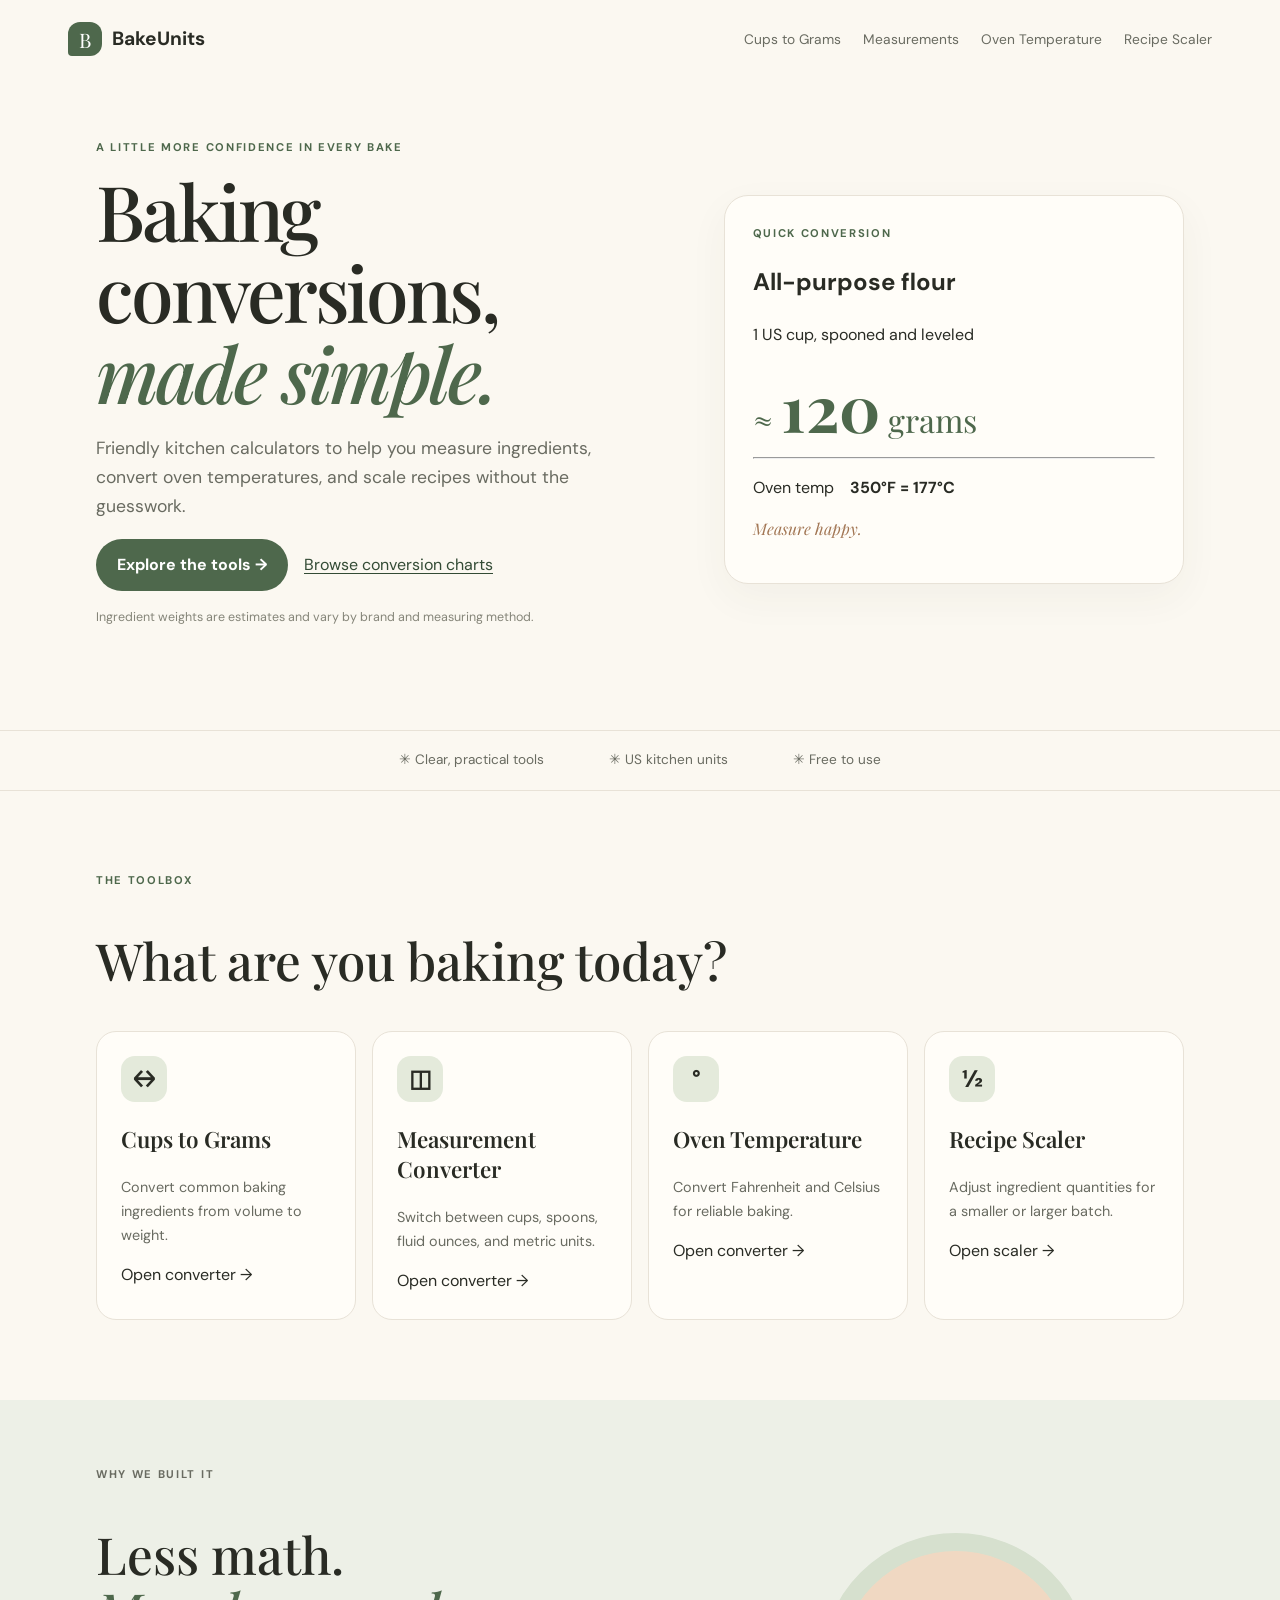
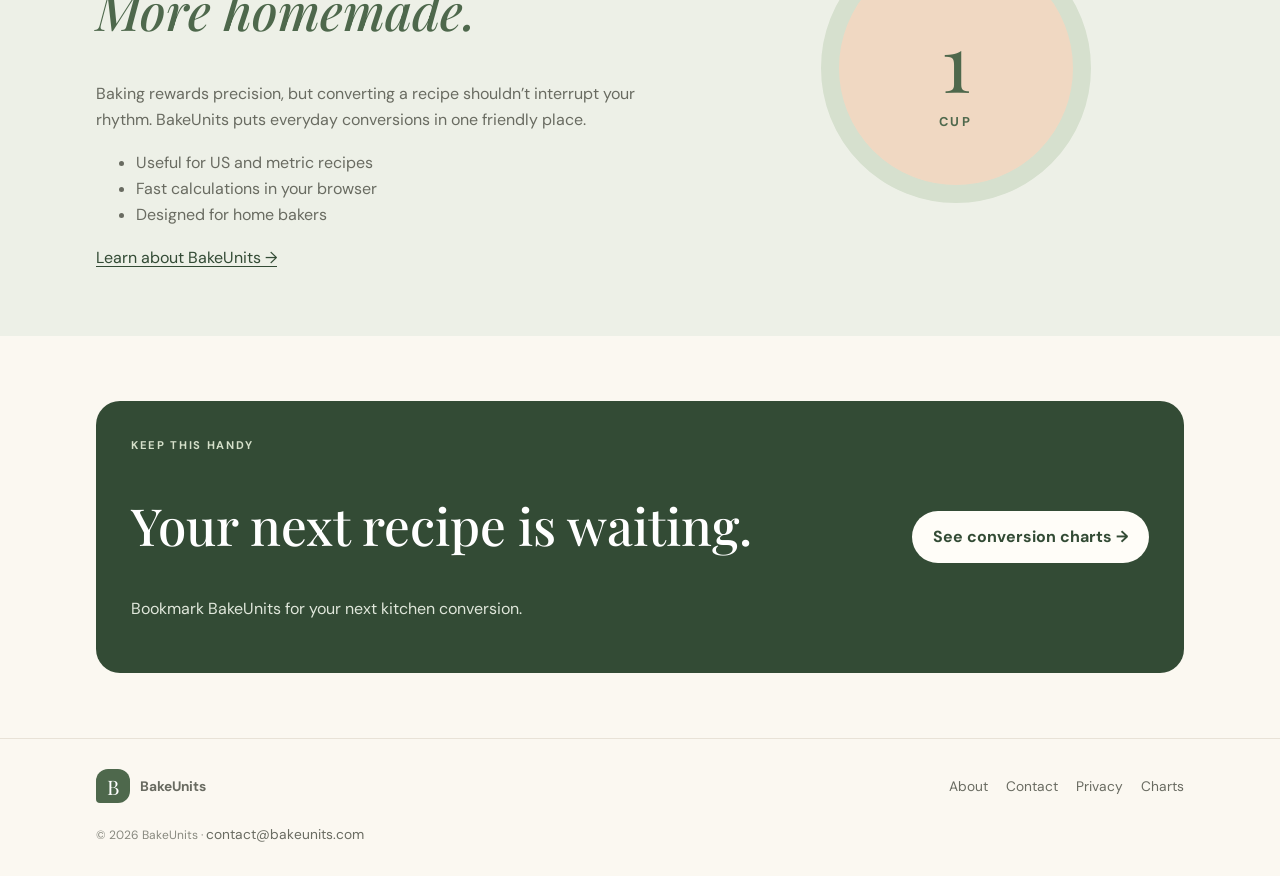
<file: index.html>
<!doctype html><html lang="en"><head><meta charset="utf-8"><meta name="viewport" content="width=device-width,initial-scale=1"><title>Free Kitchen & Baking Converters | BakeUnits</title><meta name="description" content="Convert cups to grams by ingredient, kitchen measurements, oven temperatures, and recipe quantities with free BakeUnits tools."><link rel="canonical" href="https://bakeunits.com/"><link rel="stylesheet" href="styles.css"><script defer src="app.js"></script></head><body><header class="header"><a class="brand" href="index.html"><span class="logo">B</span>BakeUnits</a><nav><a href="cups-to-grams.html">Cups to Grams</a><a href="measurement-converter.html">Measurements</a><a href="temperature-converter.html">Oven Temperature</a><a href="recipe-scaler.html">Recipe Scaler</a></nav></header><main class="">
<section class="hero"><div><p class="eyebrow">A LITTLE MORE CONFIDENCE IN EVERY BAKE</p><h1>Baking conversions,<br><em>made simple.</em></h1><p class="intro">Friendly kitchen calculators to help you measure ingredients, convert oven temperatures, and scale recipes without the guesswork.</p><p><a class="btn" href="#tools">Explore the tools →</a>　<a href="conversions.html">Browse conversion charts</a></p><p class="fine">Ingredient weights are estimates and vary by brand and measuring method.</p></div><div class="hero-card"><p class="eyebrow">QUICK CONVERSION</p><h2>All-purpose flour</h2><p>1 US cup, spooned and leveled</p><div class="answer">≈ <strong>120</strong> grams</div><hr><p>Oven temp　<strong>350°F = 177°C</strong></p><p class="scribble">Measure happy.</p></div></section>
<div class="strip"><span>✳ Clear, practical tools</span><span>✳ US kitchen units</span><span>✳ Free to use</span></div>
<section class="section" id="tools"><p class="eyebrow">THE TOOLBOX</p><h2>What are you baking today?</h2><div class="grid"><a class="tool" href="cups-to-grams.html"><b>↔</b><h3>Cups to Grams</h3><p>Convert common baking ingredients from volume to weight.</p>Open converter →</a><a class="tool" href="measurement-converter.html"><b>◫</b><h3>Measurement Converter</h3><p>Switch between cups, spoons, fluid ounces, and metric units.</p>Open converter →</a><a class="tool" href="temperature-converter.html"><b>°</b><h3>Oven Temperature</h3><p>Convert Fahrenheit and Celsius for reliable baking.</p>Open converter →</a><a class="tool" href="recipe-scaler.html"><b>½</b><h3>Recipe Scaler</h3><p>Adjust ingredient quantities for a smaller or larger batch.</p>Open scaler →</a></div></section>
<section class="feature"><div><p class="eyebrow">WHY WE BUILT IT</p><h2>Less math.<br><em>More homemade.</em></h2><p>Baking rewards precision, but converting a recipe shouldn’t interrupt your rhythm. BakeUnits puts everyday conversions in one friendly place.</p><ul><li>Useful for US and metric recipes</li><li>Fast calculations in your browser</li><li>Designed for home bakers</li></ul><a href="about.html">Learn about BakeUnits →</a></div><div class="art">1<br><small>CUP</small></div></section>
<section class="cta"><div><p class="eyebrow">KEEP THIS HANDY</p><h2>Your next recipe is waiting.</h2><p>Bookmark BakeUnits for your next kitchen conversion.</p></div><a class="btn light" href="conversions.html">See conversion charts →</a></section></main><footer class="footer"><a class="brand" href="index.html"><span class="logo">B</span>BakeUnits</a><div><a href="about.html">About</a><a href="contact.html">Contact</a><a href="privacy.html">Privacy</a><a href="conversions.html">Charts</a></div><small>© <span data-year></span> BakeUnits · <a href="mailto:contact@bakeunits.com">contact@bakeunits.com</a></small></footer></body></html>
</file>
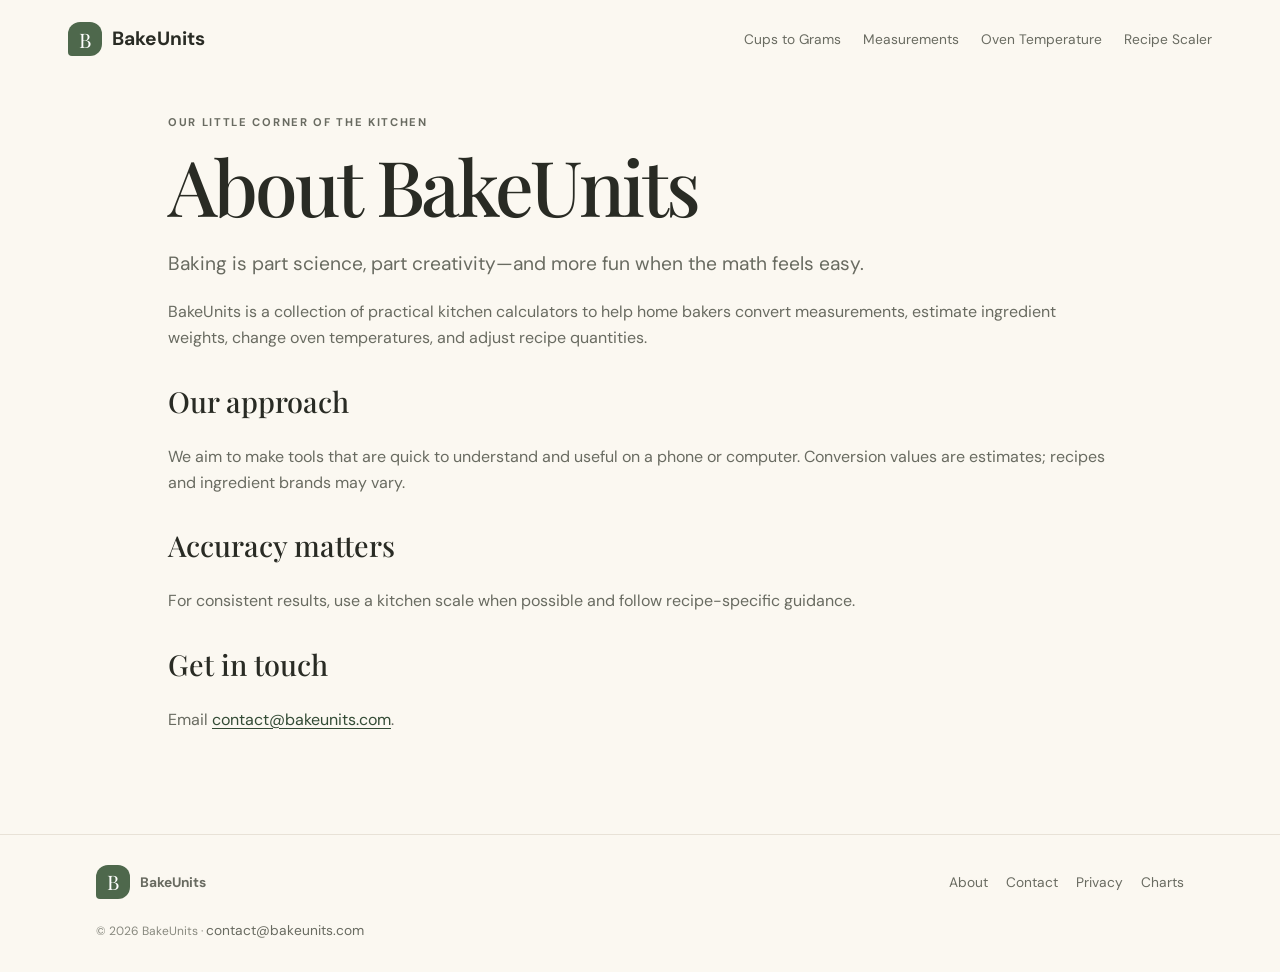
<file: about.html>
<!doctype html><html lang="en"><head><meta charset="utf-8"><meta name="viewport" content="width=device-width,initial-scale=1"><title>About BakeUnits | Simple Baking Calculators</title><meta name="description" content="Learn about BakeUnits and our goal of making everyday kitchen conversions easier for home bakers."><link rel="canonical" href="https://bakeunits.com/about.html"><link rel="stylesheet" href="styles.css"><script defer src="app.js"></script></head><body><header class="header"><a class="brand" href="index.html"><span class="logo">B</span>BakeUnits</a><nav><a href="cups-to-grams.html">Cups to Grams</a><a href="measurement-converter.html">Measurements</a><a href="temperature-converter.html">Oven Temperature</a><a href="recipe-scaler.html">Recipe Scaler</a></nav></header><main class="page"><p class="eyebrow">OUR LITTLE CORNER OF THE KITCHEN</p><h1>About BakeUnits</h1><p class="lead">Baking is part science, part creativity—and more fun when the math feels easy.</p><p>BakeUnits is a collection of practical kitchen calculators to help home bakers convert measurements, estimate ingredient weights, change oven temperatures, and adjust recipe quantities.</p><h2>Our approach</h2><p>We aim to make tools that are quick to understand and useful on a phone or computer. Conversion values are estimates; recipes and ingredient brands may vary.</p><h2>Accuracy matters</h2><p>For consistent results, use a kitchen scale when possible and follow recipe-specific guidance.</p><h2>Get in touch</h2><p>Email <a href="mailto:contact@bakeunits.com">contact@bakeunits.com</a>.</p></main><footer class="footer"><a class="brand" href="index.html"><span class="logo">B</span>BakeUnits</a><div><a href="about.html">About</a><a href="contact.html">Contact</a><a href="privacy.html">Privacy</a><a href="conversions.html">Charts</a></div><small>© <span data-year></span> BakeUnits · <a href="mailto:contact@bakeunits.com">contact@bakeunits.com</a></small></footer></body></html>
</file>
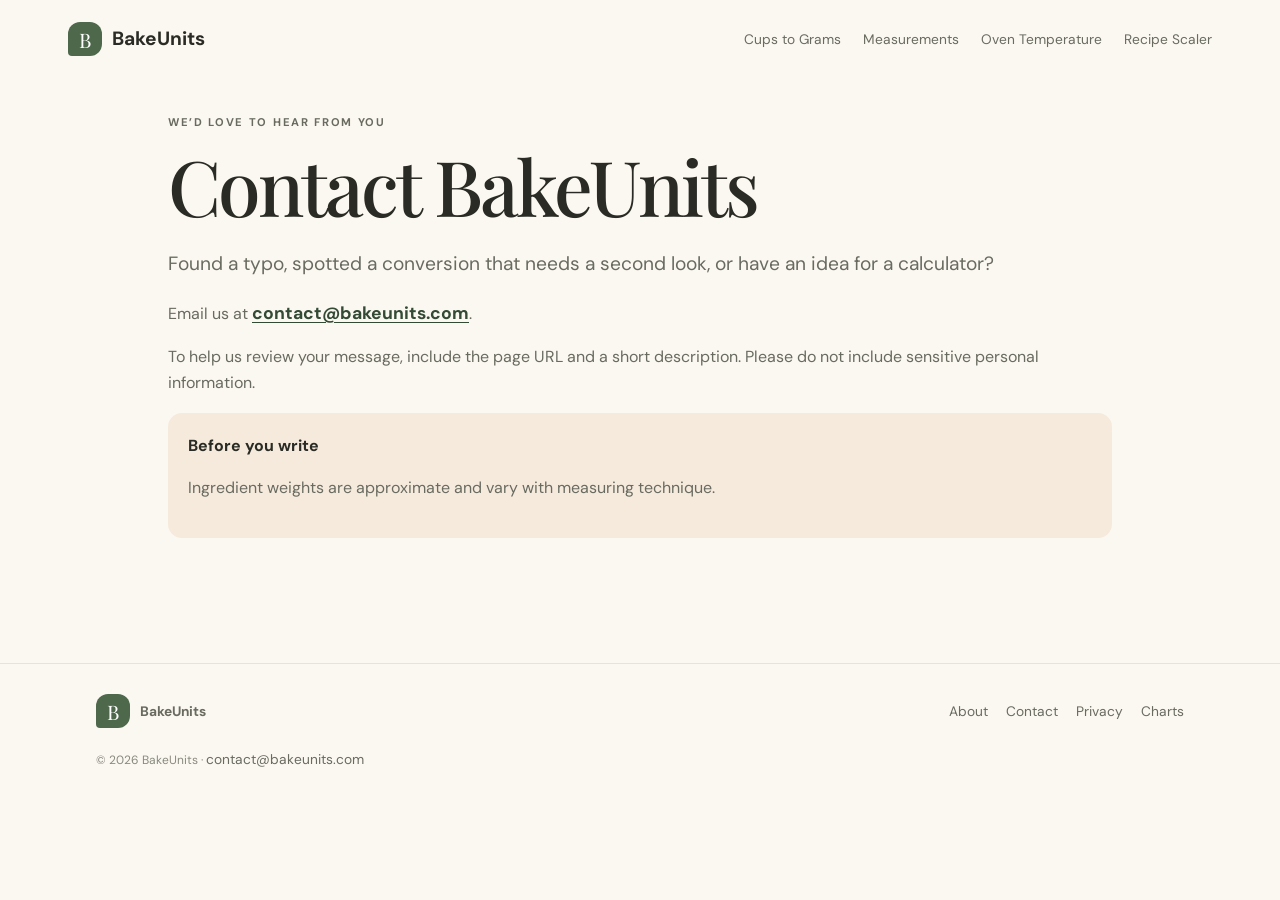
<file: contact.html>
<!doctype html><html lang="en"><head><meta charset="utf-8"><meta name="viewport" content="width=device-width,initial-scale=1"><title>Contact BakeUnits</title><meta name="description" content="Contact BakeUnits with feedback, corrections, or suggestions for kitchen conversion tools."><link rel="canonical" href="https://bakeunits.com/contact.html"><link rel="stylesheet" href="styles.css"><script defer src="app.js"></script></head><body><header class="header"><a class="brand" href="index.html"><span class="logo">B</span>BakeUnits</a><nav><a href="cups-to-grams.html">Cups to Grams</a><a href="measurement-converter.html">Measurements</a><a href="temperature-converter.html">Oven Temperature</a><a href="recipe-scaler.html">Recipe Scaler</a></nav></header><main class="page"><p class="eyebrow">WE’D LOVE TO HEAR FROM YOU</p><h1>Contact BakeUnits</h1><p class="lead">Found a typo, spotted a conversion that needs a second look, or have an idea for a calculator?</p><p>Email us at <a class="email" href="mailto:contact@bakeunits.com">contact@bakeunits.com</a>.</p><p>To help us review your message, include the page URL and a short description. Please do not include sensitive personal information.</p><div class="tip"><b>Before you write</b><p>Ingredient weights are approximate and vary with measuring technique.</p></div></main><footer class="footer"><a class="brand" href="index.html"><span class="logo">B</span>BakeUnits</a><div><a href="about.html">About</a><a href="contact.html">Contact</a><a href="privacy.html">Privacy</a><a href="conversions.html">Charts</a></div><small>© <span data-year></span> BakeUnits · <a href="mailto:contact@bakeunits.com">contact@bakeunits.com</a></small></footer></body></html>
</file>
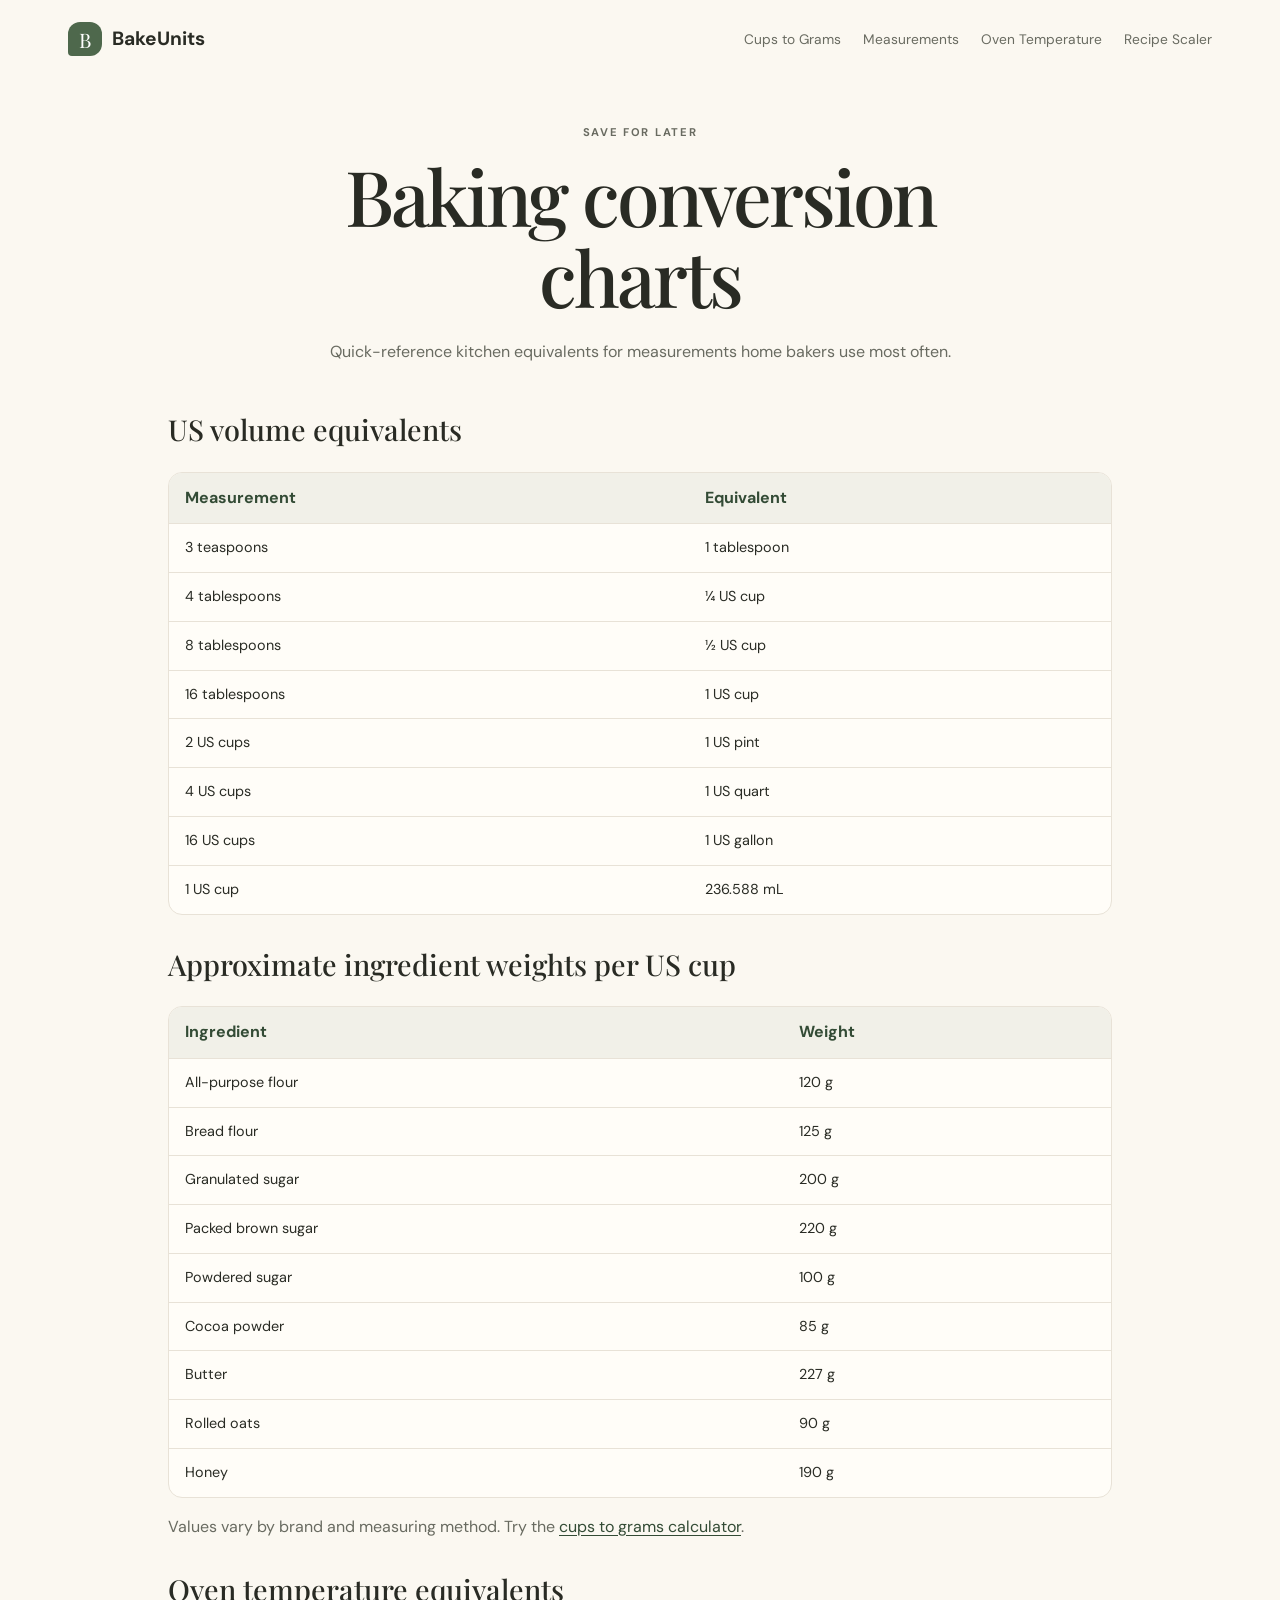
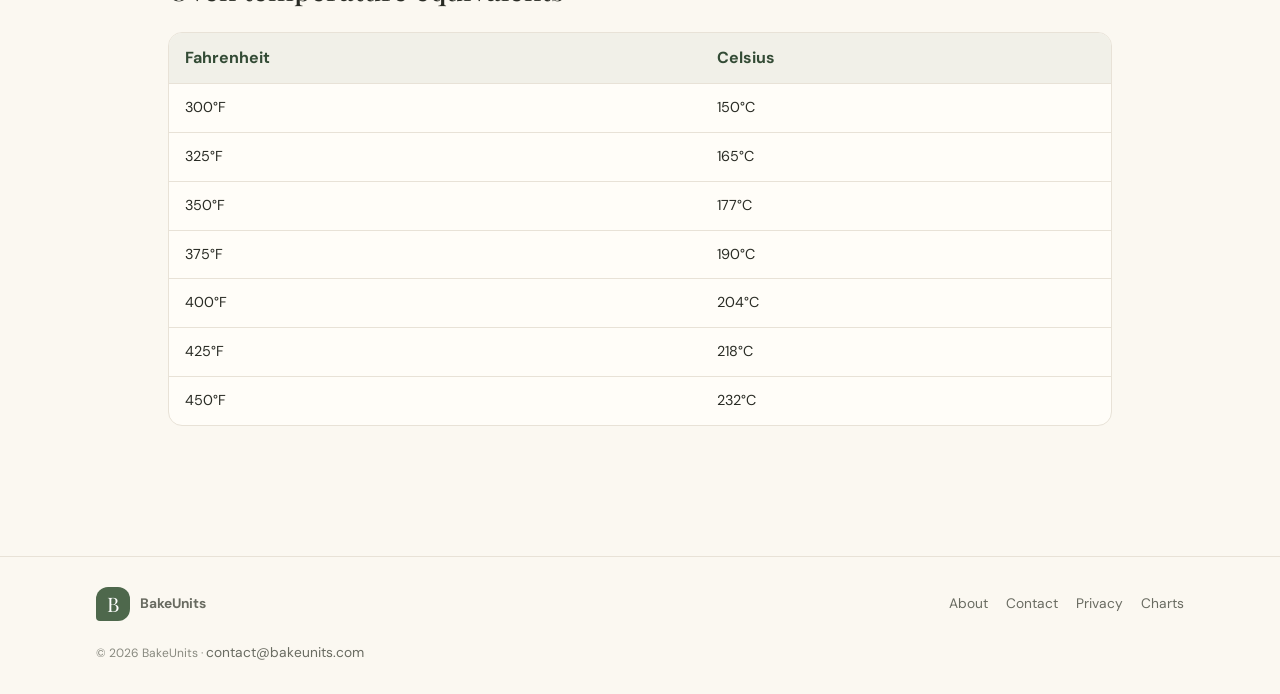
<file: conversions.html>
<!doctype html><html lang="en"><head><meta charset="utf-8"><meta name="viewport" content="width=device-width,initial-scale=1"><title>Baking Conversion Charts & Kitchen Equivalents | BakeUnits</title><meta name="description" content="Browse baking conversion charts for US kitchen volume units, common ingredient weights, and oven temperatures."><link rel="canonical" href="https://bakeunits.com/conversions.html"><link rel="stylesheet" href="styles.css"><script defer src="app.js"></script></head><body><header class="header"><a class="brand" href="index.html"><span class="logo">B</span>BakeUnits</a><nav><a href="cups-to-grams.html">Cups to Grams</a><a href="measurement-converter.html">Measurements</a><a href="temperature-converter.html">Oven Temperature</a><a href="recipe-scaler.html">Recipe Scaler</a></nav></header><main class="page">
<div class="pageintro"><p class="eyebrow">SAVE FOR LATER</p><h1>Baking conversion charts</h1><p>Quick-reference kitchen equivalents for measurements home bakers use most often.</p></div><section class="content"><h2>US volume equivalents</h2><div class="tablewrap"><table><tr><th>Measurement</th><th>Equivalent</th></tr><tr><td>3 teaspoons</td><td>1 tablespoon</td></tr><tr><td>4 tablespoons</td><td>¼ US cup</td></tr><tr><td>8 tablespoons</td><td>½ US cup</td></tr><tr><td>16 tablespoons</td><td>1 US cup</td></tr><tr><td>2 US cups</td><td>1 US pint</td></tr><tr><td>4 US cups</td><td>1 US quart</td></tr><tr><td>16 US cups</td><td>1 US gallon</td></tr><tr><td>1 US cup</td><td>236.588 mL</td></tr></table></div><h2>Approximate ingredient weights per US cup</h2><div class="tablewrap"><table><tr><th>Ingredient</th><th>Weight</th></tr><tr><td>All-purpose flour</td><td>120 g</td></tr><tr><td>Bread flour</td><td>125 g</td></tr><tr><td>Granulated sugar</td><td>200 g</td></tr><tr><td>Packed brown sugar</td><td>220 g</td></tr><tr><td>Powdered sugar</td><td>100 g</td></tr><tr><td>Cocoa powder</td><td>85 g</td></tr><tr><td>Butter</td><td>227 g</td></tr><tr><td>Rolled oats</td><td>90 g</td></tr><tr><td>Honey</td><td>190 g</td></tr></table></div><p>Values vary by brand and measuring method. Try the <a href="cups-to-grams.html">cups to grams calculator</a>.</p><h2>Oven temperature equivalents</h2><div class="tablewrap"><table><tr><th>Fahrenheit</th><th>Celsius</th></tr><tr><td>300°F</td><td>150°C</td></tr><tr><td>325°F</td><td>165°C</td></tr><tr><td>350°F</td><td>177°C</td></tr><tr><td>375°F</td><td>190°C</td></tr><tr><td>400°F</td><td>204°C</td></tr><tr><td>425°F</td><td>218°C</td></tr><tr><td>450°F</td><td>232°C</td></tr></table></div></section></main><footer class="footer"><a class="brand" href="index.html"><span class="logo">B</span>BakeUnits</a><div><a href="about.html">About</a><a href="contact.html">Contact</a><a href="privacy.html">Privacy</a><a href="conversions.html">Charts</a></div><small>© <span data-year></span> BakeUnits · <a href="mailto:contact@bakeunits.com">contact@bakeunits.com</a></small></footer></body></html>
</file>
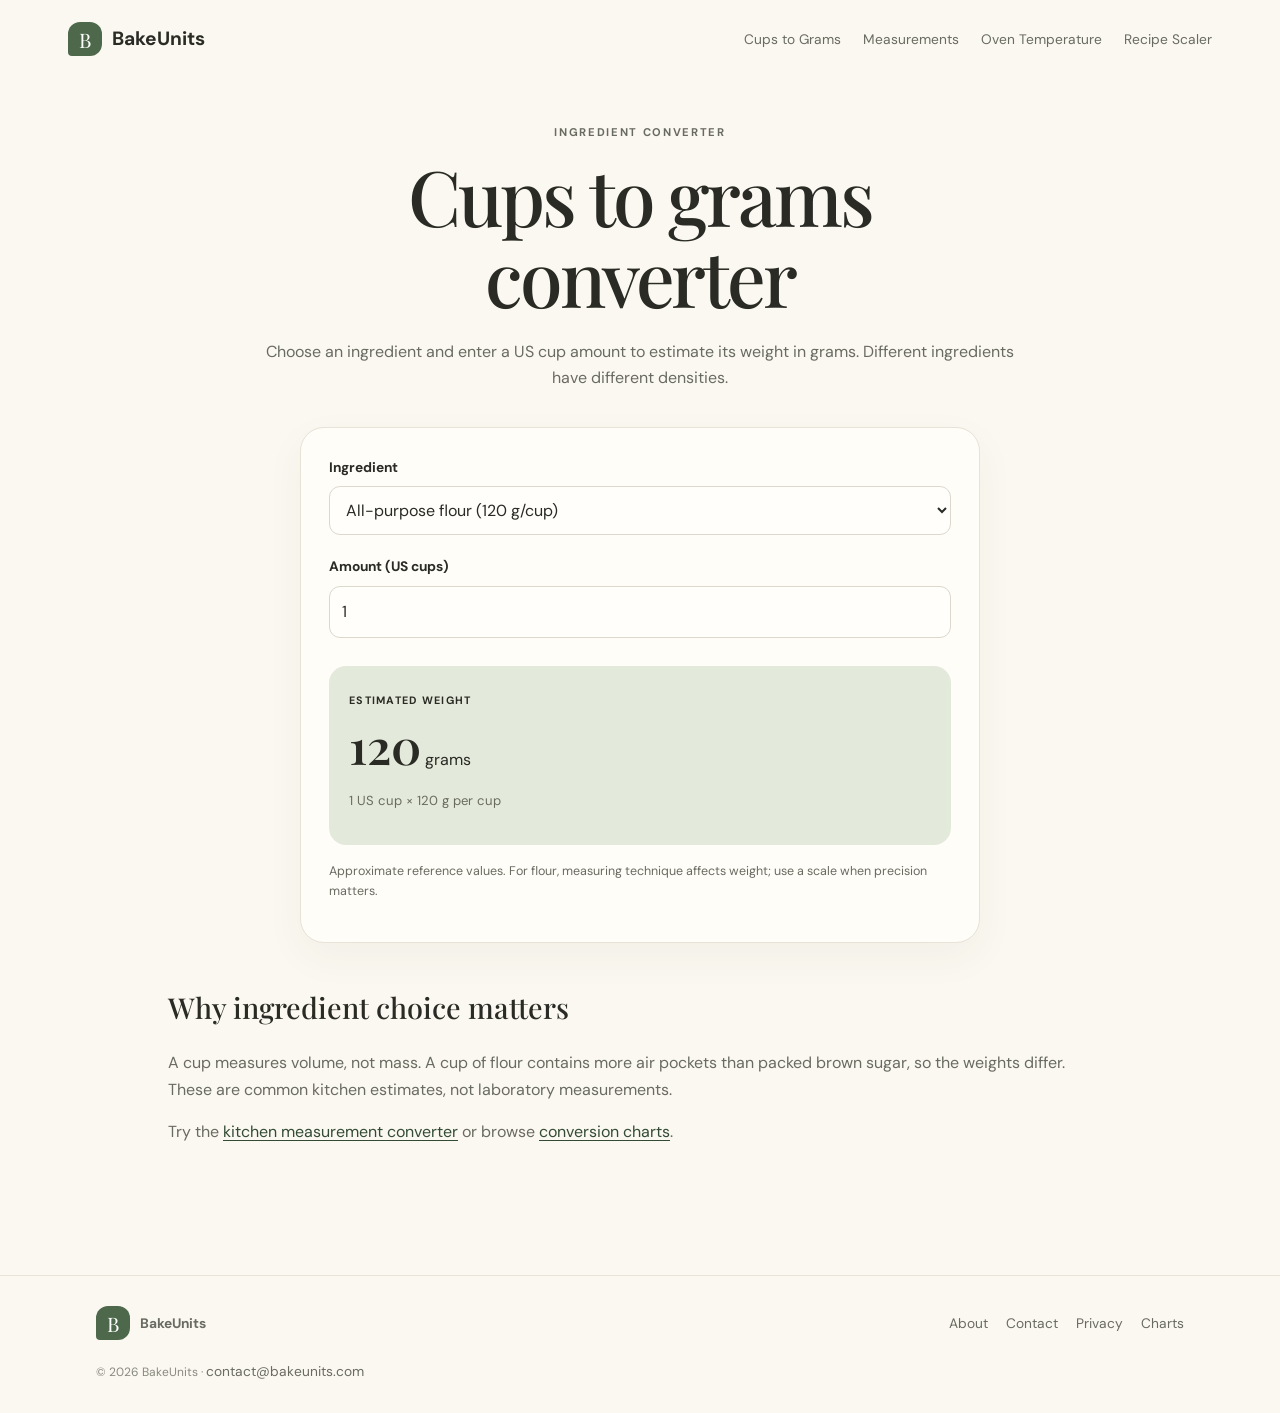
<file: cups-to-grams.html>
<!doctype html><html lang="en"><head><meta charset="utf-8"><meta name="viewport" content="width=device-width,initial-scale=1"><title>Cups to Grams Converter by Ingredient | BakeUnits</title><meta name="description" content="Convert US cups to grams for flour, sugar, butter, cocoa, oats, and more with this ingredient-aware baking calculator."><link rel="canonical" href="https://bakeunits.com/cups-to-grams.html"><link rel="stylesheet" href="styles.css"><script defer src="app.js"></script></head><body><header class="header"><a class="brand" href="index.html"><span class="logo">B</span>BakeUnits</a><nav><a href="cups-to-grams.html">Cups to Grams</a><a href="measurement-converter.html">Measurements</a><a href="temperature-converter.html">Oven Temperature</a><a href="recipe-scaler.html">Recipe Scaler</a></nav></header><main class="page">
<div class="pageintro"><p class="eyebrow">INGREDIENT CONVERTER</p><h1>Cups to grams converter</h1><p>Choose an ingredient and enter a US cup amount to estimate its weight in grams. Different ingredients have different densities.</p></div><section class="panel narrow"><label for="ingredient">Ingredient</label><select id="ingredient"><option value="120">All-purpose flour (120 g/cup)</option><option value="125">Bread flour (125 g/cup)</option><option value="200">Granulated sugar (200 g/cup)</option><option value="220">Brown sugar, packed (220 g/cup)</option><option value="100">Powdered sugar (100 g/cup)</option><option value="85">Cocoa powder (85 g/cup)</option><option value="227">Butter (227 g/cup)</option><option value="240">Water (240 g/cup)</option><option value="90">Rolled oats (90 g/cup)</option><option value="190">Honey (190 g/cup)</option><option value="125">Chocolate chips (125 g/cup)</option><option value="145">Almond flour (145 g/cup)</option></select><label for="cups">Amount (US cups)</label><input id="cups" type="number" min="0" step="any" value="1"><div class="result"><small>ESTIMATED WEIGHT</small><div><strong id="grams-result">120</strong> grams</div><p id="grams-detail">1 US cup × 120 g per cup</p></div><p class="fine">Approximate reference values. For flour, measuring technique affects weight; use a scale when precision matters.</p></section><section class="content"><h2>Why ingredient choice matters</h2><p>A cup measures volume, not mass. A cup of flour contains more air pockets than packed brown sugar, so the weights differ. These are common kitchen estimates, not laboratory measurements.</p><p>Try the <a href="measurement-converter.html">kitchen measurement converter</a> or browse <a href="conversions.html">conversion charts</a>.</p></section></main><footer class="footer"><a class="brand" href="index.html"><span class="logo">B</span>BakeUnits</a><div><a href="about.html">About</a><a href="contact.html">Contact</a><a href="privacy.html">Privacy</a><a href="conversions.html">Charts</a></div><small>© <span data-year></span> BakeUnits · <a href="mailto:contact@bakeunits.com">contact@bakeunits.com</a></small></footer></body></html>
</file>
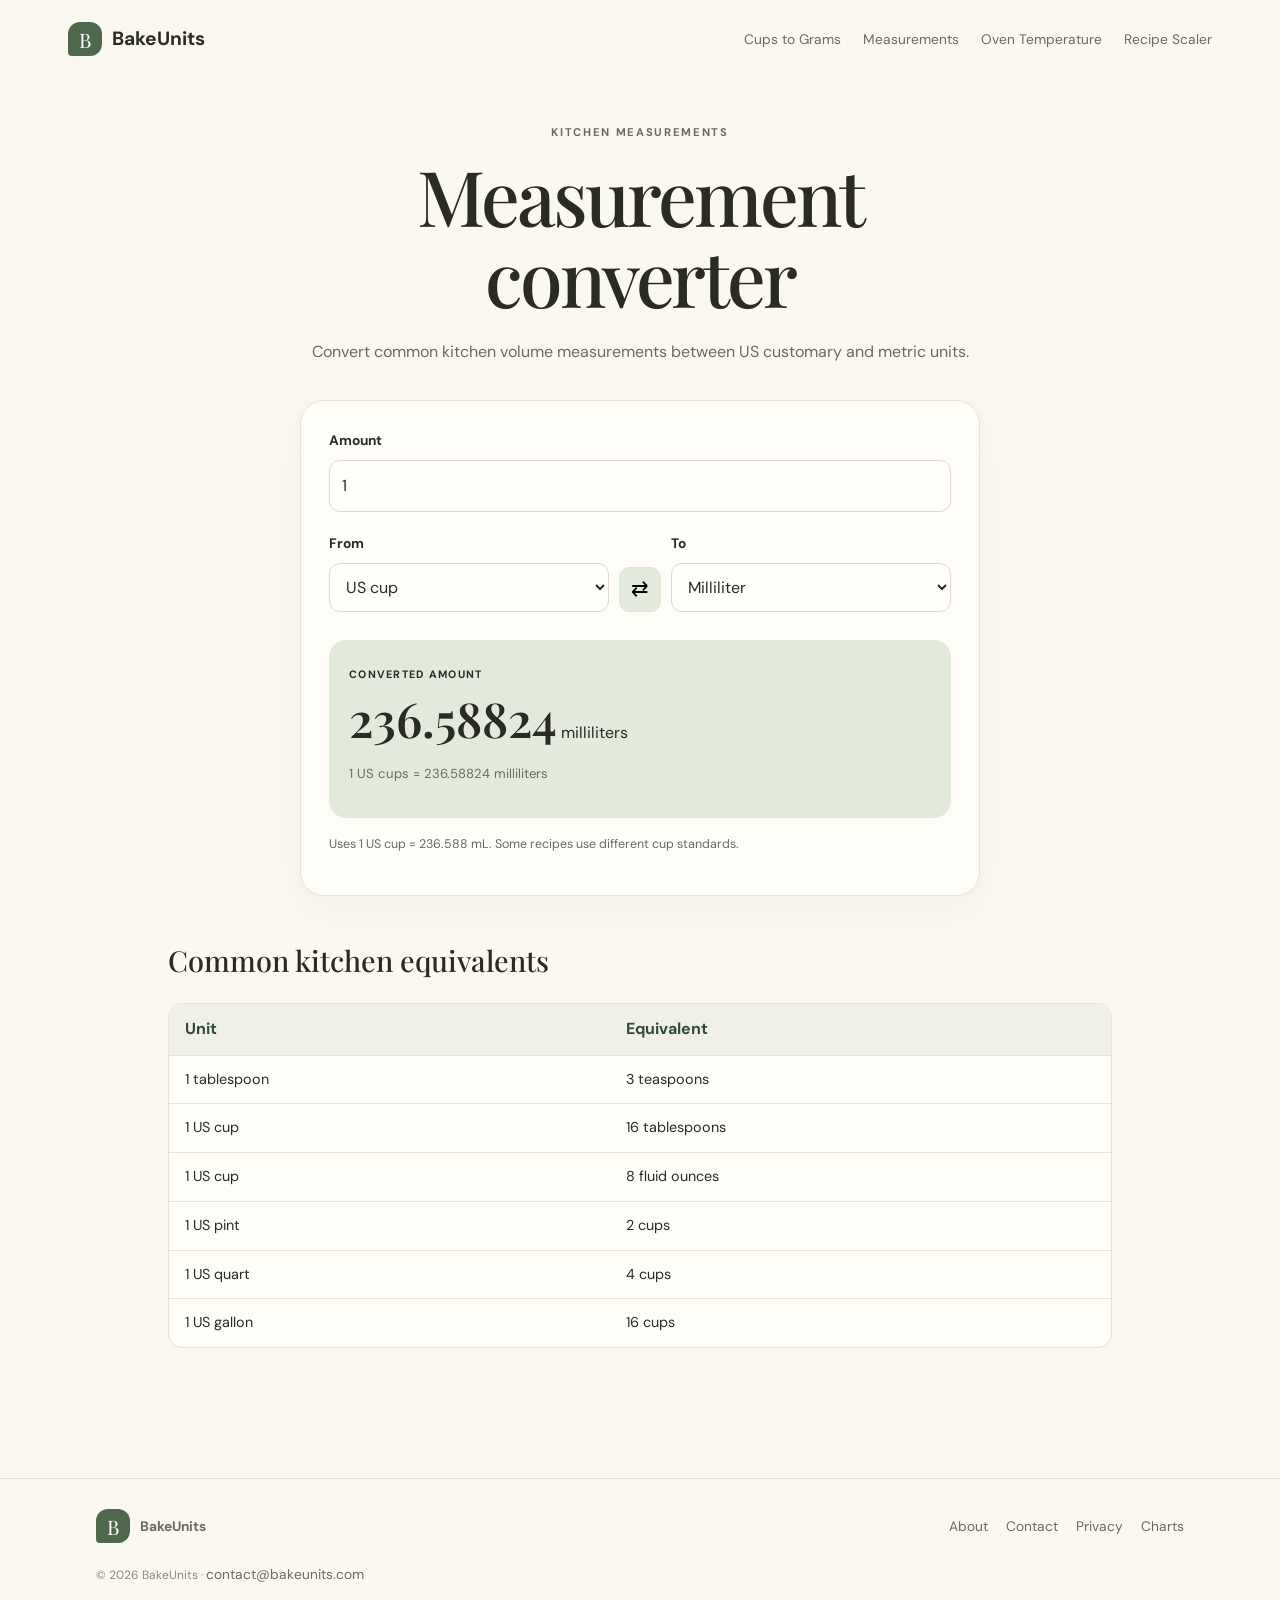
<file: measurement-converter.html>
<!doctype html><html lang="en"><head><meta charset="utf-8"><meta name="viewport" content="width=device-width,initial-scale=1"><title>Kitchen Measurement Converter | BakeUnits</title><meta name="description" content="Convert US kitchen volume units including teaspoons, tablespoons, cups, fluid ounces, pints, quarts, gallons, milliliters, and liters."><link rel="canonical" href="https://bakeunits.com/measurement-converter.html"><link rel="stylesheet" href="styles.css"><script defer src="app.js"></script></head><body><header class="header"><a class="brand" href="index.html"><span class="logo">B</span>BakeUnits</a><nav><a href="cups-to-grams.html">Cups to Grams</a><a href="measurement-converter.html">Measurements</a><a href="temperature-converter.html">Oven Temperature</a><a href="recipe-scaler.html">Recipe Scaler</a></nav></header><main class="page">
<div class="pageintro"><p class="eyebrow">KITCHEN MEASUREMENTS</p><h1>Measurement converter</h1><p>Convert common kitchen volume measurements between US customary and metric units.</p></div><section class="panel narrow"><label for="volume-amount">Amount</label><input id="volume-amount" type="number" min="0" step="any" value="1"><div class="unitrow"><div><label for="volume-from">From</label><select id="volume-from"><option value="cup">US cup</option><option value="tsp">Teaspoon</option><option value="tbsp">Tablespoon</option><option value="floz">US fluid ounce</option><option value="pint">US pint</option><option value="quart">US quart</option><option value="gallon">US gallon</option><option value="ml">Milliliter</option><option value="liter">Liter</option></select></div><button class="swap" id="swap-volume" type="button">⇄</button><div><label for="volume-to">To</label><select id="volume-to"><option value="ml">Milliliter</option><option value="cup">US cup</option><option value="tsp">Teaspoon</option><option value="tbsp">Tablespoon</option><option value="floz">US fluid ounce</option><option value="pint">US pint</option><option value="quart">US quart</option><option value="gallon">US gallon</option><option value="liter">Liter</option></select></div></div><div class="result"><small>CONVERTED AMOUNT</small><div><strong id="volume-result">236.588</strong> <span id="volume-unit-label">milliliters</span></div><p id="volume-detail">1 US cup = 236.588 milliliters</p></div><p class="fine">Uses 1 US cup = 236.588 mL. Some recipes use different cup standards.</p></section><section class="content"><h2>Common kitchen equivalents</h2><div class="tablewrap"><table><tr><th>Unit</th><th>Equivalent</th></tr><tr><td>1 tablespoon</td><td>3 teaspoons</td></tr><tr><td>1 US cup</td><td>16 tablespoons</td></tr><tr><td>1 US cup</td><td>8 fluid ounces</td></tr><tr><td>1 US pint</td><td>2 cups</td></tr><tr><td>1 US quart</td><td>4 cups</td></tr><tr><td>1 US gallon</td><td>16 cups</td></tr></table></div></section></main><footer class="footer"><a class="brand" href="index.html"><span class="logo">B</span>BakeUnits</a><div><a href="about.html">About</a><a href="contact.html">Contact</a><a href="privacy.html">Privacy</a><a href="conversions.html">Charts</a></div><small>© <span data-year></span> BakeUnits · <a href="mailto:contact@bakeunits.com">contact@bakeunits.com</a></small></footer></body></html>
</file>
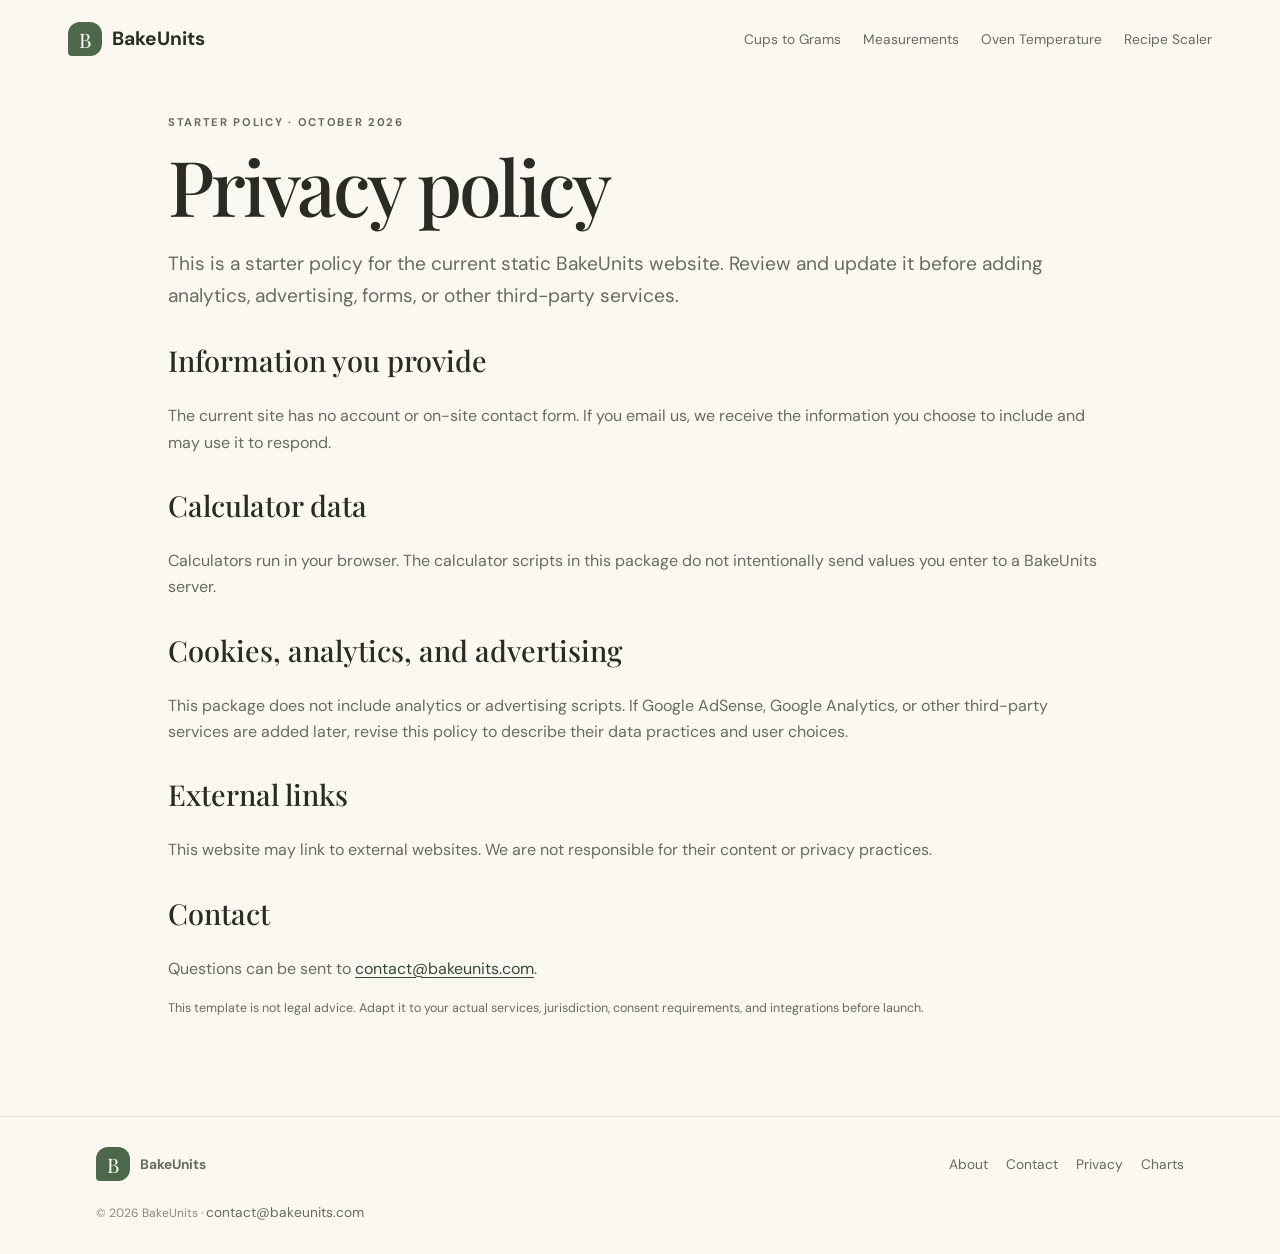
<file: privacy.html>
<!doctype html><html lang="en"><head><meta charset="utf-8"><meta name="viewport" content="width=device-width,initial-scale=1"><title>Privacy Policy | BakeUnits</title><meta name="description" content="Read the BakeUnits privacy policy and learn how information may be handled when using this website."><link rel="canonical" href="https://bakeunits.com/privacy.html"><link rel="stylesheet" href="styles.css"><script defer src="app.js"></script></head><body><header class="header"><a class="brand" href="index.html"><span class="logo">B</span>BakeUnits</a><nav><a href="cups-to-grams.html">Cups to Grams</a><a href="measurement-converter.html">Measurements</a><a href="temperature-converter.html">Oven Temperature</a><a href="recipe-scaler.html">Recipe Scaler</a></nav></header><main class="page"><p class="eyebrow">STARTER POLICY · OCTOBER 2026</p><h1>Privacy policy</h1><p class="lead">This is a starter policy for the current static BakeUnits website. Review and update it before adding analytics, advertising, forms, or other third-party services.</p><h2>Information you provide</h2><p>The current site has no account or on-site contact form. If you email us, we receive the information you choose to include and may use it to respond.</p><h2>Calculator data</h2><p>Calculators run in your browser. The calculator scripts in this package do not intentionally send values you enter to a BakeUnits server.</p><h2>Cookies, analytics, and advertising</h2><p>This package does not include analytics or advertising scripts. If Google AdSense, Google Analytics, or other third-party services are added later, revise this policy to describe their data practices and user choices.</p><h2>External links</h2><p>This website may link to external websites. We are not responsible for their content or privacy practices.</p><h2>Contact</h2><p>Questions can be sent to <a href="mailto:contact@bakeunits.com">contact@bakeunits.com</a>.</p><p class="fine">This template is not legal advice. Adapt it to your actual services, jurisdiction, consent requirements, and integrations before launch.</p></main><footer class="footer"><a class="brand" href="index.html"><span class="logo">B</span>BakeUnits</a><div><a href="about.html">About</a><a href="contact.html">Contact</a><a href="privacy.html">Privacy</a><a href="conversions.html">Charts</a></div><small>© <span data-year></span> BakeUnits · <a href="mailto:contact@bakeunits.com">contact@bakeunits.com</a></small></footer></body></html>
</file>
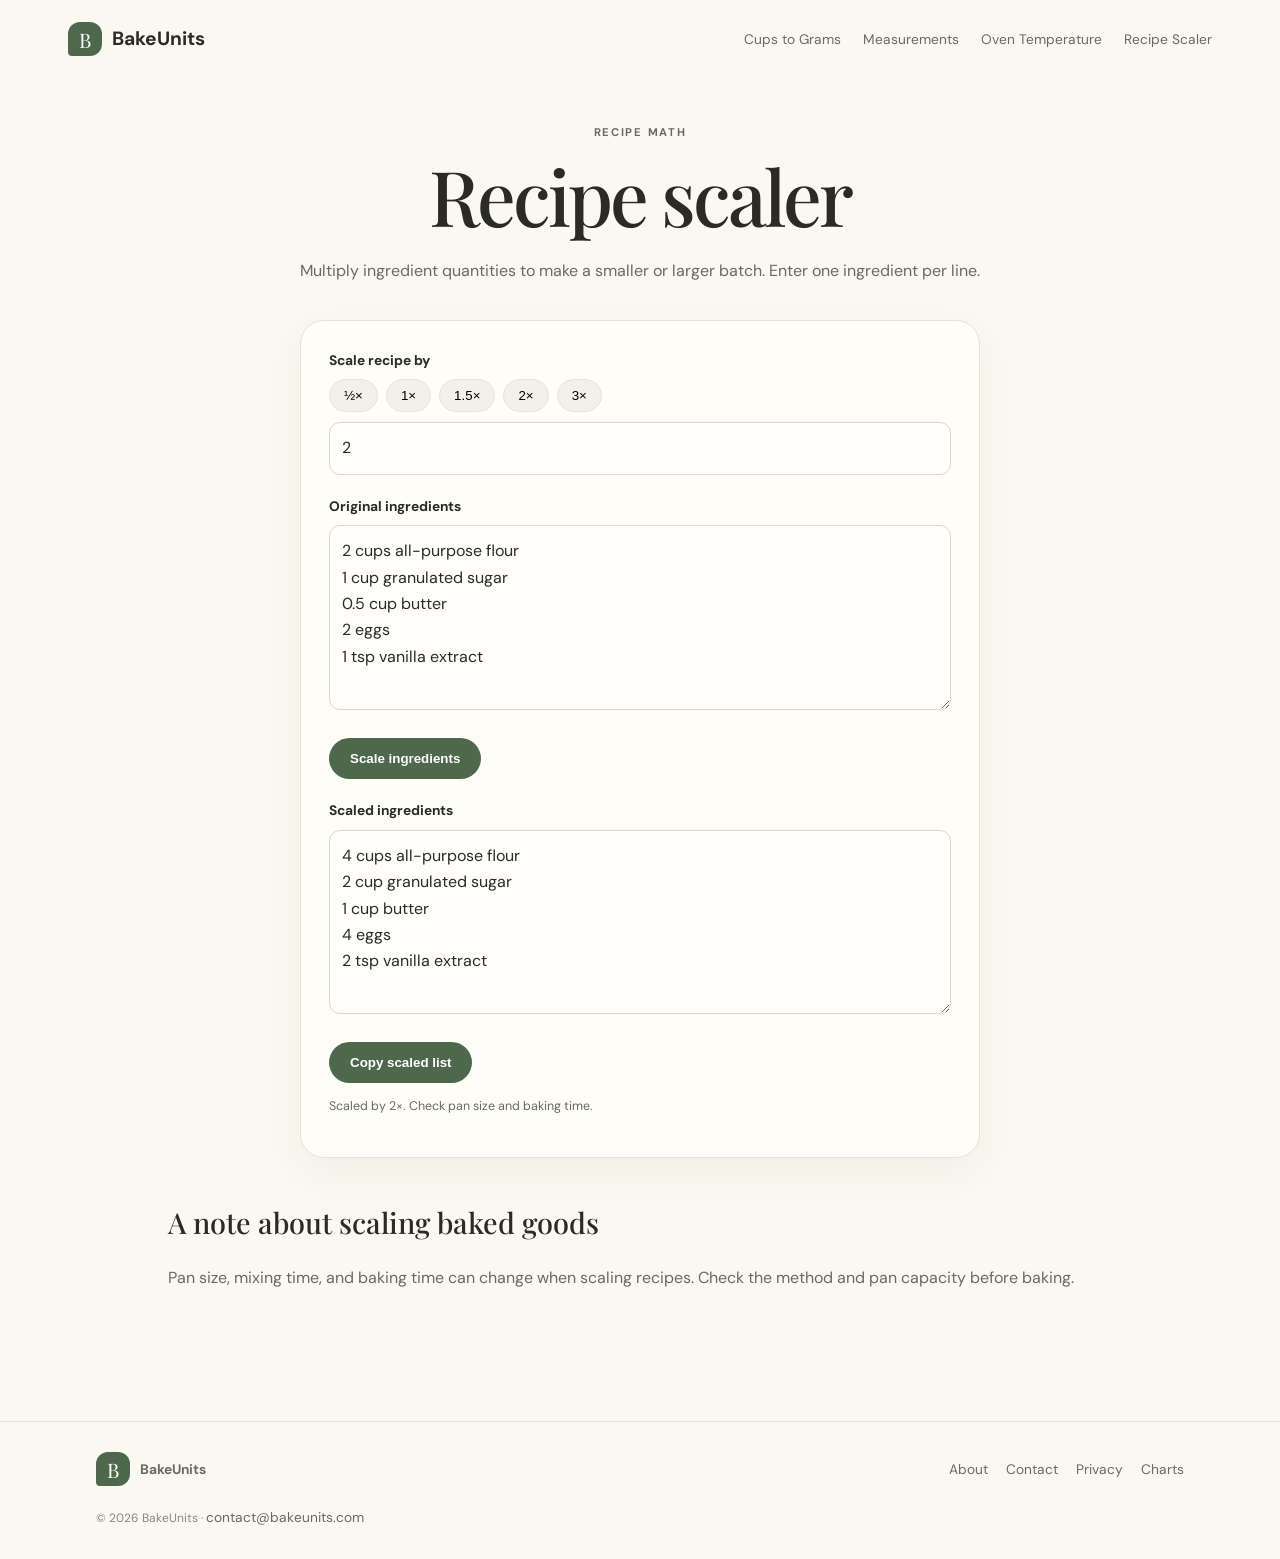
<file: recipe-scaler.html>
<!doctype html><html lang="en"><head><meta charset="utf-8"><meta name="viewport" content="width=device-width,initial-scale=1"><title>Free Recipe Scaler Calculator | BakeUnits</title><meta name="description" content="Scale recipe ingredient quantities up or down with a simple recipe multiplier calculator."><link rel="canonical" href="https://bakeunits.com/recipe-scaler.html"><link rel="stylesheet" href="styles.css"><script defer src="app.js"></script></head><body><header class="header"><a class="brand" href="index.html"><span class="logo">B</span>BakeUnits</a><nav><a href="cups-to-grams.html">Cups to Grams</a><a href="measurement-converter.html">Measurements</a><a href="temperature-converter.html">Oven Temperature</a><a href="recipe-scaler.html">Recipe Scaler</a></nav></header><main class="page">
<div class="pageintro"><p class="eyebrow">RECIPE MATH</p><h1>Recipe scaler</h1><p>Multiply ingredient quantities to make a smaller or larger batch. Enter one ingredient per line.</p></div><section class="panel narrow"><label for="scale-factor">Scale recipe by</label><div class="presets"><button type="button" data-factor=".5">½×</button><button type="button" data-factor="1">1×</button><button type="button" data-factor="1.5">1.5×</button><button type="button" data-factor="2">2×</button><button type="button" data-factor="3">3×</button></div><input id="scale-factor" type="number" min=".01" step="any" value="2"><label for="recipe-input">Original ingredients</label><textarea id="recipe-input" rows="6">2 cups all-purpose flour
1 cup granulated sugar
0.5 cup butter
2 eggs
1 tsp vanilla extract</textarea><button class="btn" id="scale-recipe" type="button">Scale ingredients</button><label for="recipe-output" style="margin-top:20px">Scaled ingredients</label><textarea id="recipe-output" rows="6" readonly></textarea><button class="btn secondary" id="copy-recipe" type="button">Copy scaled list</button><p class="fine" id="scale-message" aria-live="polite">Only the first numeric amount on each line is multiplied. Review ingredients and baking time when scaling.</p></section><section class="content"><h2>A note about scaling baked goods</h2><p>Pan size, mixing time, and baking time can change when scaling recipes. Check the method and pan capacity before baking.</p></section></main><footer class="footer"><a class="brand" href="index.html"><span class="logo">B</span>BakeUnits</a><div><a href="about.html">About</a><a href="contact.html">Contact</a><a href="privacy.html">Privacy</a><a href="conversions.html">Charts</a></div><small>© <span data-year></span> BakeUnits · <a href="mailto:contact@bakeunits.com">contact@bakeunits.com</a></small></footer></body></html>
</file>
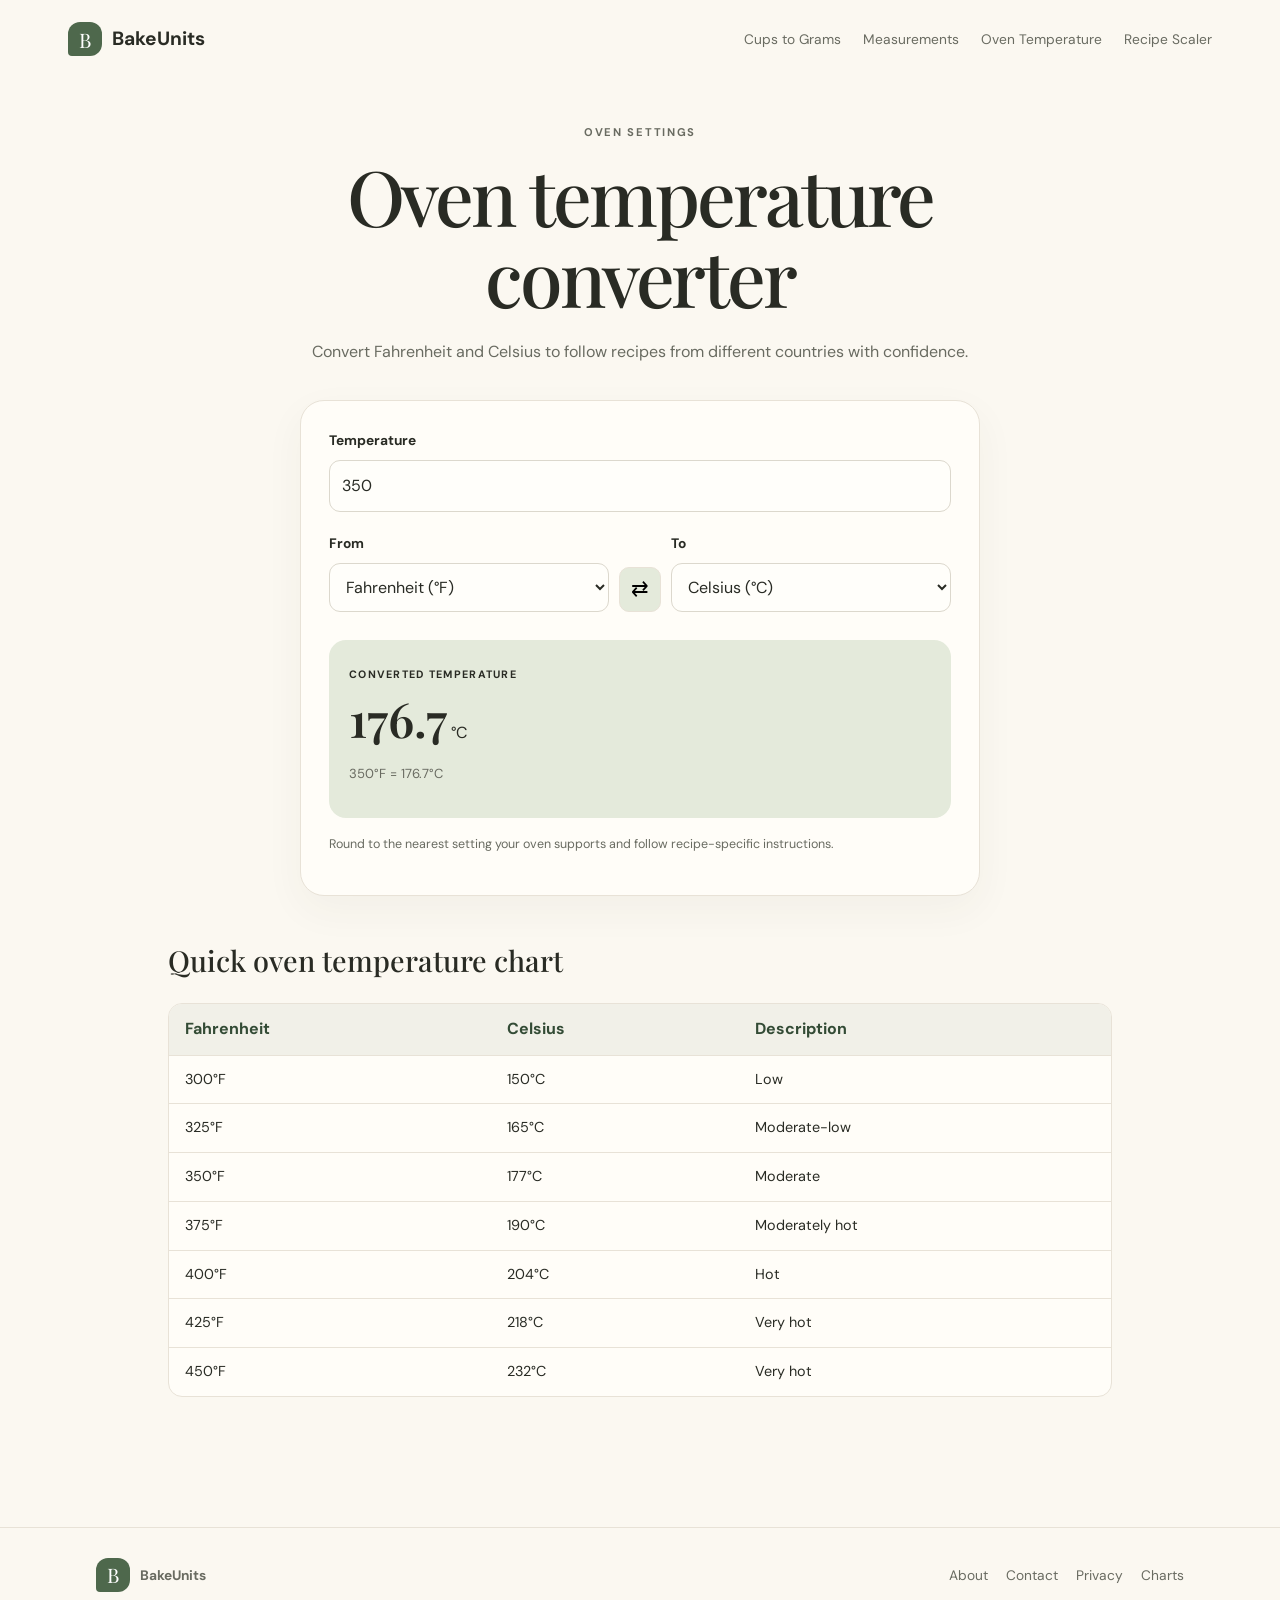
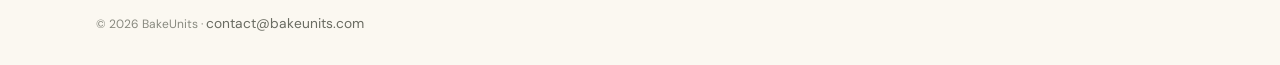
<file: temperature-converter.html>
<!doctype html><html lang="en"><head><meta charset="utf-8"><meta name="viewport" content="width=device-width,initial-scale=1"><title>Fahrenheit to Celsius Oven Converter | BakeUnits</title><meta name="description" content="Convert oven temperatures from Fahrenheit to Celsius and back with a free kitchen temperature calculator."><link rel="canonical" href="https://bakeunits.com/temperature-converter.html"><link rel="stylesheet" href="styles.css"><script defer src="app.js"></script></head><body><header class="header"><a class="brand" href="index.html"><span class="logo">B</span>BakeUnits</a><nav><a href="cups-to-grams.html">Cups to Grams</a><a href="measurement-converter.html">Measurements</a><a href="temperature-converter.html">Oven Temperature</a><a href="recipe-scaler.html">Recipe Scaler</a></nav></header><main class="page">
<div class="pageintro"><p class="eyebrow">OVEN SETTINGS</p><h1>Oven temperature converter</h1><p>Convert Fahrenheit and Celsius to follow recipes from different countries with confidence.</p></div><section class="panel narrow"><label for="temp-value">Temperature</label><input id="temp-value" type="number" step="any" value="350"><div class="unitrow"><div><label for="temp-from">From</label><select id="temp-from"><option value="f">Fahrenheit (°F)</option><option value="c">Celsius (°C)</option></select></div><button class="swap" id="swap-temp" type="button">⇄</button><div><label for="temp-to">To</label><select id="temp-to"><option value="c">Celsius (°C)</option><option value="f">Fahrenheit (°F)</option></select></div></div><div class="result"><small>CONVERTED TEMPERATURE</small><div><strong id="temp-result">176.7</strong> <span id="temp-unit-label">°C</span></div><p id="temp-detail">350°F = 176.7°C</p></div><p class="fine">Round to the nearest setting your oven supports and follow recipe-specific instructions.</p></section><section class="content"><h2>Quick oven temperature chart</h2><div class="tablewrap"><table><tr><th>Fahrenheit</th><th>Celsius</th><th>Description</th></tr><tr><td>300°F</td><td>150°C</td><td>Low</td></tr><tr><td>325°F</td><td>165°C</td><td>Moderate-low</td></tr><tr><td>350°F</td><td>177°C</td><td>Moderate</td></tr><tr><td>375°F</td><td>190°C</td><td>Moderately hot</td></tr><tr><td>400°F</td><td>204°C</td><td>Hot</td></tr><tr><td>425°F</td><td>218°C</td><td>Very hot</td></tr><tr><td>450°F</td><td>232°C</td><td>Very hot</td></tr></table></div></section></main><footer class="footer"><a class="brand" href="index.html"><span class="logo">B</span>BakeUnits</a><div><a href="about.html">About</a><a href="contact.html">Contact</a><a href="privacy.html">Privacy</a><a href="conversions.html">Charts</a></div><small>© <span data-year></span> BakeUnits · <a href="mailto:contact@bakeunits.com">contact@bakeunits.com</a></small></footer></body></html>
</file>
<file: styles.css>
@import url('https://fonts.googleapis.com/css2?family=DM+Sans:wght@400;500;600;700&family=Playfair+Display:ital,wght@0,500;0,600;1,500&display=swap');
:root{--ink:#292b24;--muted:#696b61;--cream:#fbf8f1;--paper:#fffdf8;--green:#4e684c;--dark:#334b35;--sage:#e4eadb;--line:#e8e2d7}*{box-sizing:border-box}body{margin:0;background:var(--cream);color:var(--ink);font:16px/1.65 'DM Sans',Arial,sans-serif}a{color:var(--dark);text-underline-offset:3px}.header{max-width:1200px;margin:auto;padding:22px 28px;display:flex;align-items:center;justify-content:space-between;gap:24px}.brand{display:inline-flex;align-items:center;gap:10px;color:var(--ink);text-decoration:none;font-weight:700;font-size:1.2rem}.logo{width:34px;height:34px;display:grid;place-items:center;border-radius:12px 12px 12px 4px;background:var(--green);color:#fff;font:1.25rem 'Playfair Display',serif}.header nav{display:flex;gap:22px;flex-wrap:wrap}.header nav a,.footer a{font-size:.86rem;color:var(--muted);text-decoration:none}.hero{max-width:1144px;margin:25px auto;padding:35px 28px 65px;display:grid;grid-template-columns:1.1fr .9fr;gap:65px;align-items:center}.eyebrow{font-size:.7rem;letter-spacing:.15em;font-weight:700;color:var(--green);margin:0 0 14px}.hero h1,.pageintro h1,.page h1{font:500 clamp(2.8rem,6vw,5rem)/1.05 'Playfair Display',Georgia,serif;letter-spacing:-.04em;margin:0 0 22px}.hero h1 em,.feature h2 em{color:var(--green)}.intro{font-size:1.1rem;color:var(--muted);max-width:520px}.btn{display:inline-block;padding:13px 21px;border-radius:99px;background:var(--green);color:white;text-decoration:none;font-weight:700;border:0;cursor:pointer}.btn:hover{background:var(--dark);color:white}.btn.light{background:var(--paper);color:var(--dark)}.fine{font-size:.78rem;color:#858579}.hero-card,.panel{background:var(--paper);border:1px solid var(--line);border-radius:24px;padding:28px;box-shadow:0 14px 40px #3a3a2a0c}.answer{font:2rem 'Playfair Display',serif;color:var(--green)}.answer strong{font-size:4rem}.scribble{font:italic 1rem 'Playfair Display',serif;color:#a27654}.strip{border-block:1px solid var(--line);padding:18px;display:flex;justify-content:center;gap:65px;flex-wrap:wrap;color:var(--muted);font-size:.85rem}.section{max-width:1144px;margin:auto;padding:80px 28px}.section h2,.feature h2,.cta h2{font:500 clamp(2.2rem,4vw,3.2rem)/1.1 'Playfair Display',serif}.grid{display:grid;grid-template-columns:repeat(4,1fr);gap:16px;margin-top:30px}.tool{background:var(--paper);border:1px solid var(--line);border-radius:20px;padding:24px;color:var(--ink);text-decoration:none;min-height:240px}.tool>b{display:grid;place-items:center;width:46px;height:46px;border-radius:14px;background:var(--sage);font-size:1.5rem}.tool h3{font:600 1.4rem 'Playfair Display',serif}.tool p{color:var(--muted);font-size:.9rem}.feature{background:#edf0e7;padding:65px max(28px,calc((100vw - 1088px)/2));display:grid;grid-template-columns:1fr .8fr;gap:60px;align-items:center}.feature p,.feature li{color:var(--muted)}.art{height:270px;display:grid;place-content:center;text-align:center;background:#f0d8c2;border-radius:50%;width:270px;margin:auto;font:5rem 'Playfair Display',serif;color:var(--green);border:18px solid #d6e0ce}.art small{font:700 .8rem 'DM Sans',sans-serif;letter-spacing:.2em}.cta{max-width:1088px;margin:65px auto;padding:35px;background:var(--dark);border-radius:24px;color:#fff;display:flex;justify-content:space-between;align-items:center;gap:30px}.cta .eyebrow{color:#d4dfc9}.cta p{color:#e0e7db}.footer{border-top:1px solid var(--line);padding:30px max(28px,calc((100vw - 1088px)/2));display:flex;align-items:center;gap:20px;flex-wrap:wrap}.footer>div{display:flex;gap:18px;margin-left:auto}.footer>small{width:100%;font-size:.75rem;color:#88897f}.page{max-width:1000px;margin:auto;padding:35px 28px 85px;min-height:65vh}.pageintro{text-align:center;max-width:760px;margin:10px auto 35px}.pageintro p:last-child{color:var(--muted)}.narrow{max-width:680px;margin:auto}.panel label{display:block;font-weight:700;font-size:.86rem;margin:0 0 8px}.panel input,.panel select,.panel textarea{width:100%;border:1px solid #dcd8cd;background:#fffefa;border-radius:11px;padding:12px;margin-bottom:20px;font:inherit;color:var(--ink)}.unitrow{display:grid;grid-template-columns:1fr 42px 1fr;gap:10px;align-items:end}.swap{height:45px;margin-bottom:20px;border:1px solid var(--line);border-radius:10px;background:var(--sage);font-size:1.3rem}.result{background:var(--sage);border-radius:17px;padding:20px;margin:8px 0 16px}.result small{font-size:.67rem;letter-spacing:.12em;font-weight:700}.result strong{font:600 3rem 'Playfair Display',serif}.result p{font-size:.82rem;color:#5d6c58}.content{margin:45px 0}.content h2,.page h2{font:500 1.8rem 'Playfair Display',serif;margin-top:30px}.content p,.page p{color:var(--muted)}.tablewrap{overflow-x:auto;border:1px solid var(--line);border-radius:14px;background:var(--paper)}table{border-collapse:collapse;width:100%;min-width:400px;text-align:left}th,td{padding:12px 16px;border-bottom:1px solid var(--line)}th{background:#f1f0e8;color:var(--dark)}td{font-size:.9rem}tr:last-child td{border:0}.presets{display:flex;gap:8px;flex-wrap:wrap;margin-bottom:10px}.presets button{padding:8px 14px;border:1px solid var(--line);border-radius:30px;background:#f2f1e9;cursor:pointer}.lead{font-size:1.2rem}.tip{background:#f6eadc;padding:20px;border-radius:14px}.email{font-size:1.1rem;font-weight:700}@media(max-width:850px){.header{align-items:flex-start;flex-direction:column}.hero{grid-template-columns:1fr;gap:30px;margin-top:0}.grid{grid-template-columns:repeat(2,1fr)}.feature{grid-template-columns:1fr;gap:20px}.cta{margin:40px 20px}.strip{gap:20px}.footer>div{margin-left:0}}@media(max-width:560px){.header{padding:17px 20px}.header nav{gap:8px 14px}.header nav a{font-size:.78rem}.hero{padding:20px 20px 45px}.hero h1{font-size:3rem}.section{padding:55px 20px}.grid{grid-template-columns:1fr}.feature{padding:45px 20px}.cta{align-items:flex-start;flex-direction:column;padding:28px}.page{padding:25px 20px 60px}.panel{padding:20px}.unitrow{grid-template-columns:1fr 34px 1fr;gap:5px}.unitrow select{font-size:.8rem;padding:9px 5px}.footer{padding:25px 20px}.footer>div{flex-wrap:wrap}.result strong{font-size:2.6rem}}
</file>
